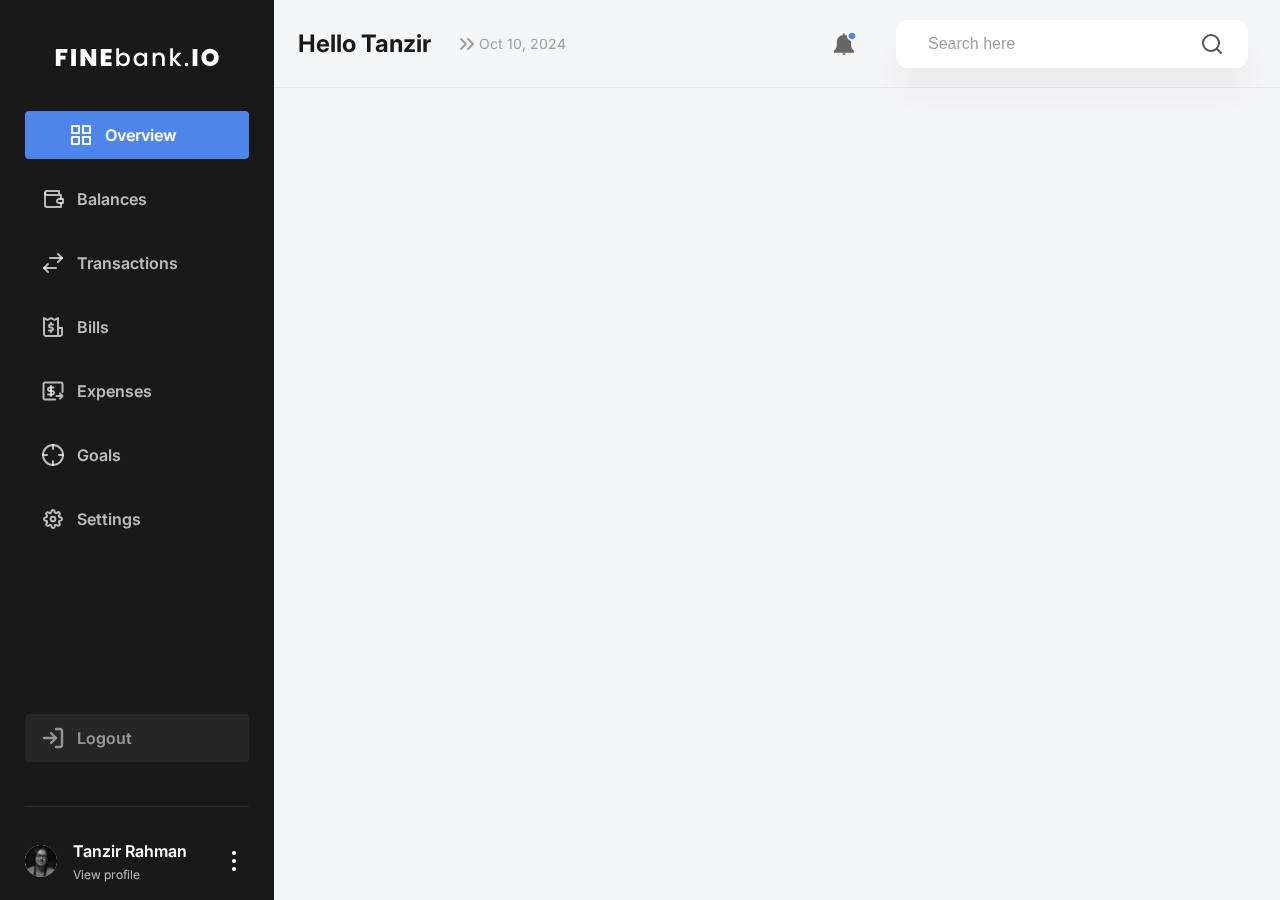
<file: templates/index.html>
<!DOCTYPE html>
<html lang="en">
<head>
    <meta charset="UTF-8">
    <title>FINEbank</title>
    <link rel="preconnect" href="https://fonts.googleapis.com">
    <link rel="preconnect" href="https://fonts.gstatic.com" crossorigin>
    <link href="https://fonts.googleapis.com/css2?family=Inter:ital,opsz,wght@0,14..32,100..900;1,14..32,100..900&display=swap" rel="stylesheet">
    <link rel="stylesheet" href="../static/main.css">
    <script src="../static/main.js"></script>
</head>
<body>
    <nav>
        <div class="side_bar">
            <img class="logo" src="../media/icons/FINEbankIO.svg">

            <div class="menu">
                <div class="menu_item overview" id="overview" onclick="addActiveClass('overview')">
                    <img class="menu_item_icon overview_icon" src="../media/icons/Overview.svg">
                    <p>Overview</p>
                </div>
                <div class="menu_item balances" id="balances" onclick="addActiveClass('balances')">
                    <img class="menu_item_icon balances_icon" src="../media/icons/wallet.svg">
                    <p>Balances</p>
                </div>
                <div class="menu_item transactions" id="transactions" onclick="addActiveClass('transactions')">
                    <img class="menu_item_icon transactions_icon" src="../media/icons/Transaction.svg">
                    <p>Transactions</p>
                </div>
                <div class="menu_item bills" id="bills" onclick="addActiveClass('bills')">
                    <img class="menu_item_icon bills_icon" src="../media/icons/Bill.svg">
                    <p>Bills</p>
                </div>
                <div class="menu_item expenses" id="expenses" onclick="addActiveClass('expenses')">
                    <img class="menu_item_icon expenses_icon" src="../media/icons/Expencces.svg">
                    <p>Expenses</p>
                </div>
                <div class="menu_item goals" id="goals" onclick="addActiveClass('goals')">
                    <img class="menu_item_icon goals_icon" src="../media/icons/Goal.svg">
                    <p>Goals</p>
                </div>
                <div class="menu_item settings" id="settings" onclick="addActiveClass('settings')">
                    <img class="menu_item_icon settings_icon" src="../media/icons/Settings.svg">
                    <p>Settings</p>
                </div>
            </div>

            <div class="account_menu">
                <div class="menu_item logout">
                    <img class="menu_item_icon logout_icon" src="../media/icons/Logout.svg">
                    <p>Logout</p>
                </div>
                <div class="profile">
                    <img class="profile_img" src="../media/img/profile_photo.jpeg">
                    <div class="profile_text">
                        <p class="profile_name">Tanzir Rahman</p>
                        <a class="view_profile">View profile</a>
                    </div>
                    <div class="profile_more_icon_wrapper">
                        <img class="profile_more_icon" src="../media/icons/More.svg">
                    </div>
                </div>
            </div>
        </div>
        <div class="header">
            <div class="header_text_block">
                <p class="hello_phrase">Hello Tanzir</p>
                <img class="header_date_icon" src="../media/icons/Date.svg">
                <p class="header_date">Oct 10, 2024</p>
            </div>
            <div class="header_search_block">
                <img class="header_notification_icon" src="../media/icons/Notification_yes.svg">
                <div class="search_wrapper">
                    <input class="search_string" placeholder="Search here">
                    <img class="search_icon" src="../media/icons/Search.svg">
                </div>
            </div>
        </div>
        <!-- <main class="container">
            <h4>Total Balance</h4>
        </main> -->
    </nav>
</body>
</html>
</file>
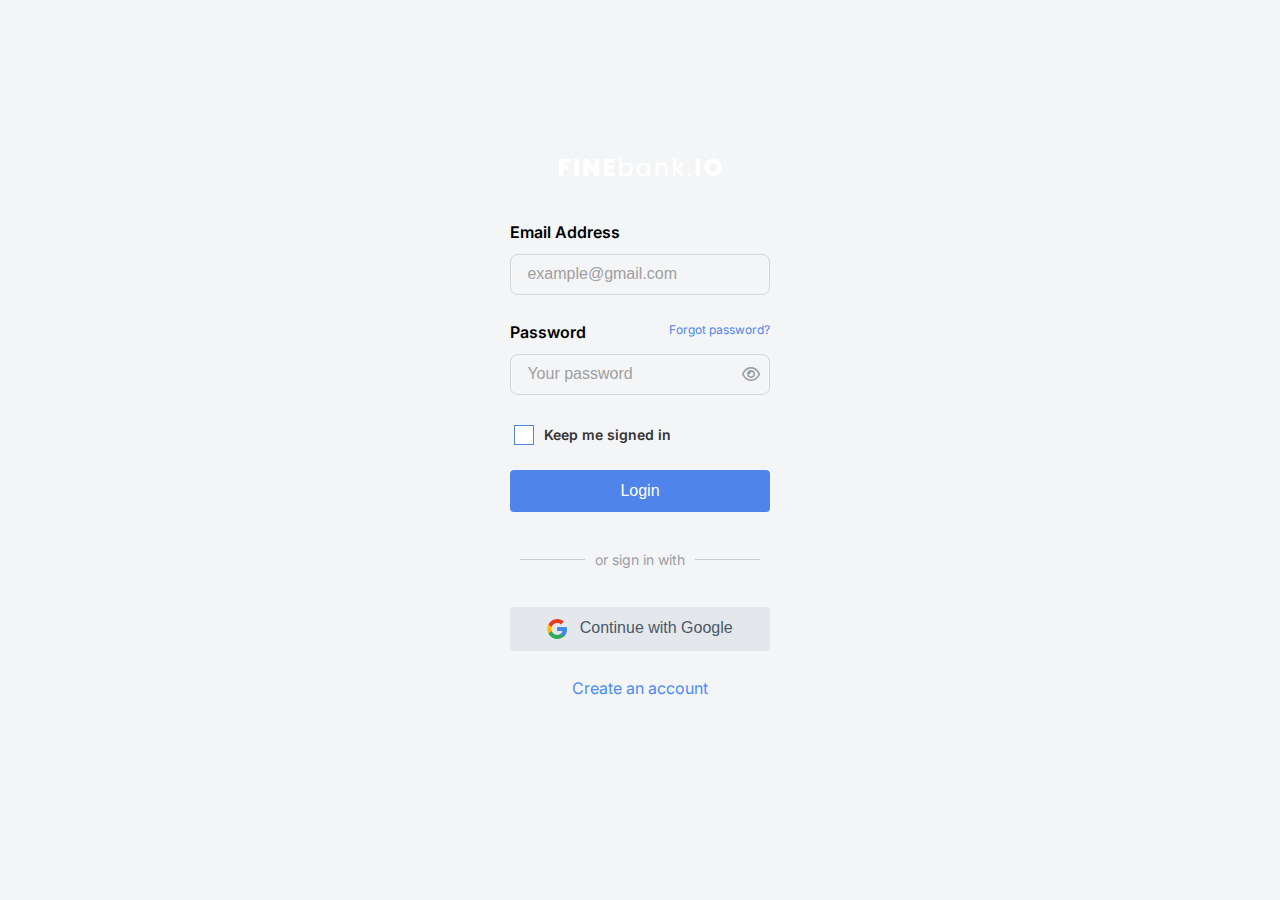
<file: templates/login.html>
<!DOCTYPE html>
<html lang="en">
<head>
    <meta charset="UTF-8">
    <title>FINEbank</title>
    <link rel="preconnect" href="https://fonts.googleapis.com">
    <link rel="preconnect" href="https://fonts.gstatic.com" crossorigin>
    <link href="https://fonts.googleapis.com/css2?family=Inter:ital,opsz,wght@0,14..32,100..900;1,14..32,100..900&display=swap" rel="stylesheet">
    <link rel="stylesheet" href="../static/main.css">

    <link rel="stylesheet" href="https://cdnjs.cloudflare.com/ajax/libs/font-awesome/6.0.0-beta3/css/all.min.css">
</head>
<body>
    <div class="center">
        <img src="../media/icons/FINEbank.IO.svg" alt="Logo">

        <form action="">
            <div class="input_group">
                <label>Email Address</label>
                <input type="email" name="email" placeholder="example@gmail.com">
            </div>
            <div class="input_group">
                <div class="input_header">
                    <label>Password</label>
                    <a href="reset.html">Forgot password?</a>
                </div>
                <div class="password_container">
                    <input type="password" id="password" name="password" placeholder="Your password">
                    <span class="toggle_password" onclick="togglePasswordVisibility()">
                        <i id="eyeIcon" class="fa-regular fa-eye"></i>
                    </span>
                </div>
            </div>

            <div class="full_width">
                <div class="checkbox_container">
                    <input type="checkbox" id="customCheckbox">
                    <label for="customCheckbox">Keep me signed in</label>
                </div>

                <button class="button" type="submit">Login</button>
            </div>

            <div class="divider">
                <span>or sign in with</span>
            </div>

            <button class="button btn_gray" type="submit">
                <img src="../media/icons/Google.svg" alt="Google" class="btn-icon">
                Continue with Google
            </button>           
            
            <div class="text-with-link">
                <a href="registration.html">Create an account</a>
            </div>
        </form>        
    </div>
    
    <script src="../static/password-eye.js"></script>
</body>
</html>
</file>
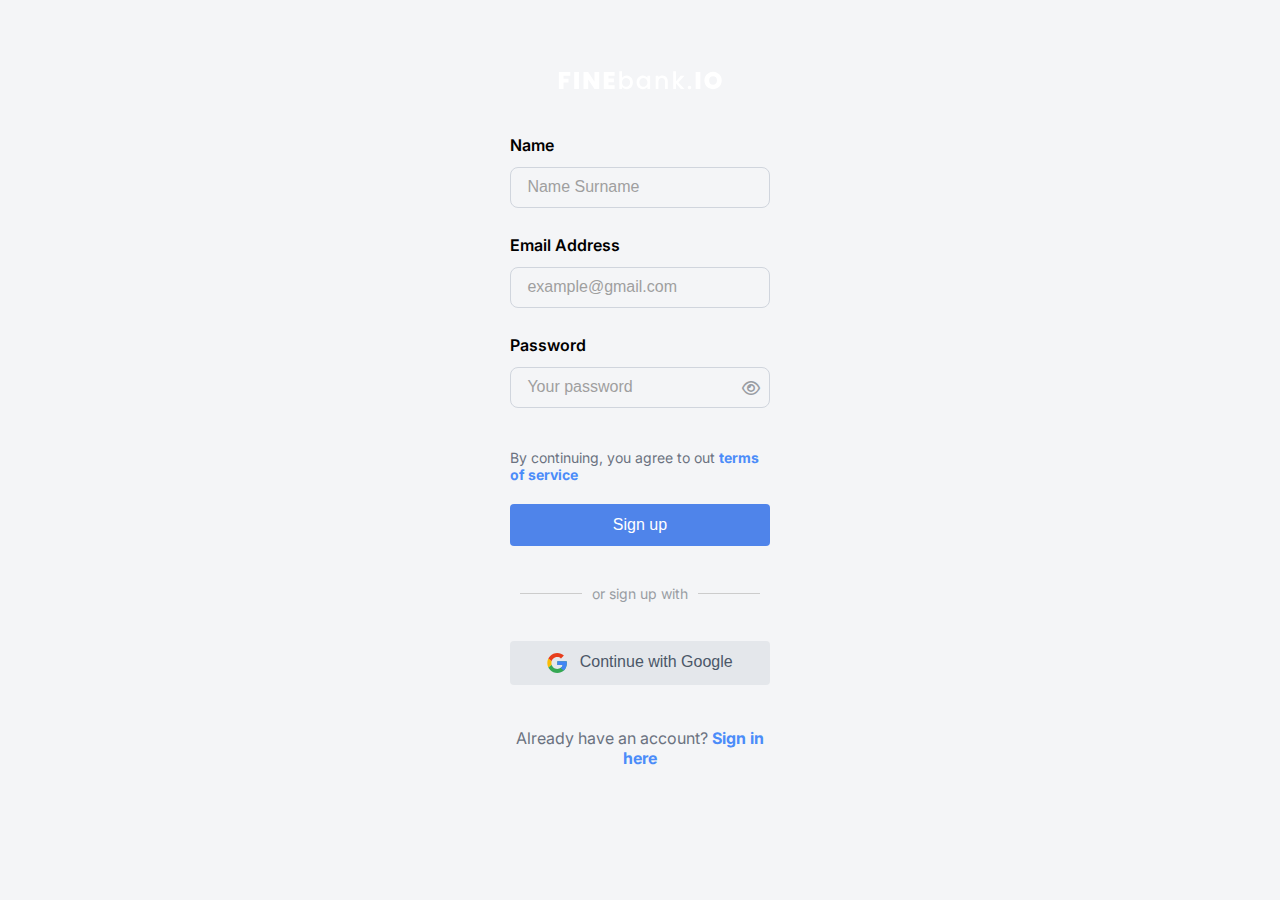
<file: templates/registration.html>
<!DOCTYPE html>
<html lang="en">
<head>
    <meta charset="UTF-8">
    <title>FINEbank</title>
    <link rel="preconnect" href="https://fonts.googleapis.com">
    <link rel="preconnect" href="https://fonts.gstatic.com" crossorigin>
    <link href="https://fonts.googleapis.com/css2?family=Inter:ital,opsz,wght@0,14..32,100..900;1,14..32,100..900&display=swap" rel="stylesheet">
    <link rel="stylesheet" href="../static/main.css">

    <link rel="stylesheet" href="https://cdnjs.cloudflare.com/ajax/libs/font-awesome/6.0.0-beta3/css/all.min.css">
</head>
<body>
    <div class="center">
        <img src="../media/icons/FINEbank.IO.svg" alt="Logo">

        <form action="">
            <div class="input_group">
                <label>Name</label>
                <input type="text" name="name" placeholder="Name Surname">
            </div>
            <div class="input_group">
                <label>Email Address</label>
                <input type="email" name="email" placeholder="example@gmail.com">
            </div>
            <div class="input_group">
                <label>Password</label>
                <div class="password_container">
                    <input type="password" id="password" name="password" placeholder="Your password">
                    <span class="toggle_password" onclick="togglePasswordVisibility()">
                        <i id="eyeIcon" class="fa-regular fa-eye"></i>
                    </span>
                </div>
            </div>

            <div class="full_width">
                <div class="text-with-link text-small">
                    <p>By continuing, you agree to out <a href="#" class="text-bold">terms of service</a></p>
                </div>

                <button class="button" type="submit">Sign up</button>
            </div>

            <div class="divider">
                <span>or sign up with</span>
            </div>

            <button class="button btn_gray" type="submit">
                <img src="../media/icons/Google.svg" alt="Google" class="btn-icon">
                Continue with Google
            </button>           
            
            <div class="text-with-link">
                <p>Already have an account? <a href="login.html" class="text-bold">Sign in here</a></p>
            </div>
        </form>        
    </div>
    
    <script src="../static/password-eye.js"></script>
</body>
</html>
</file>
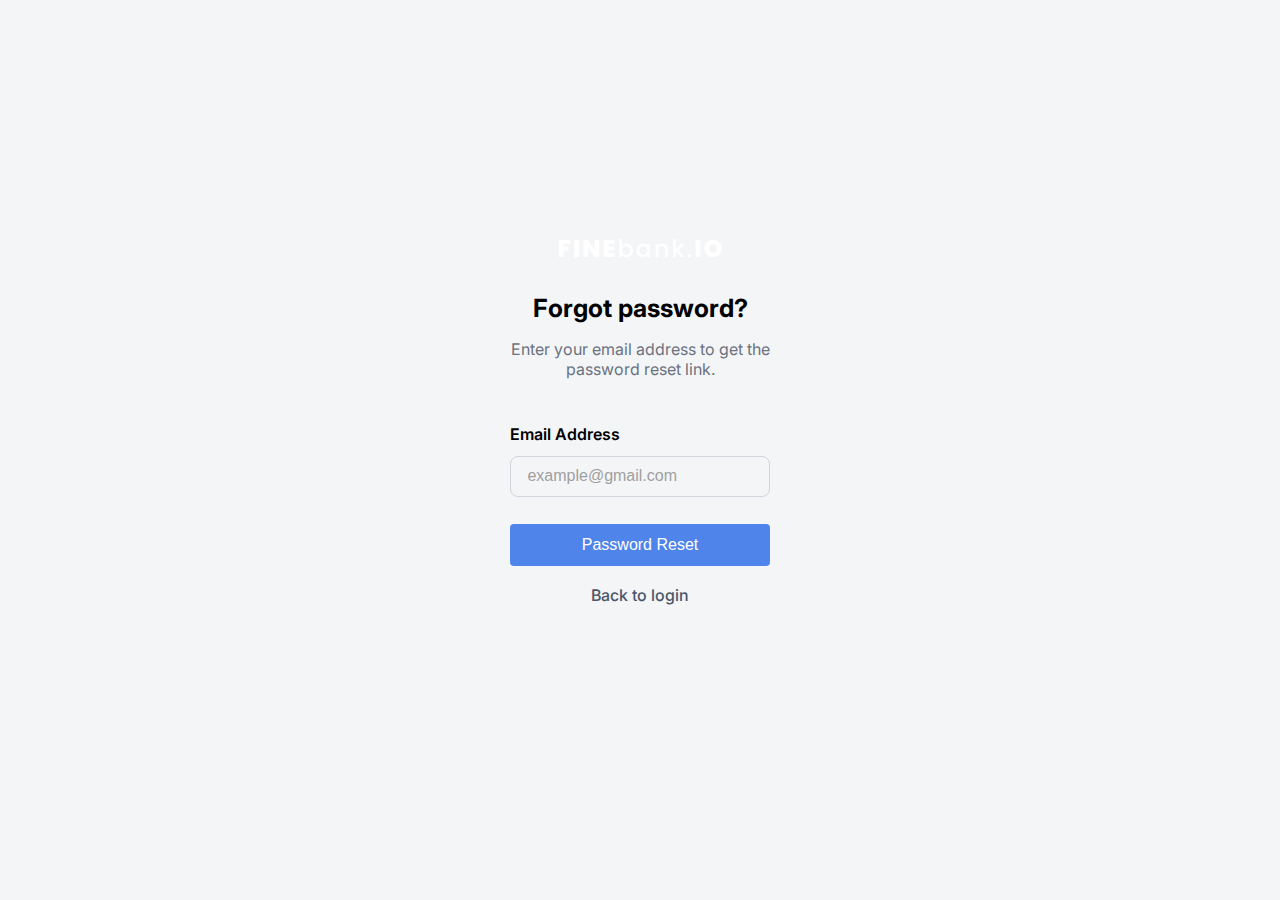
<file: templates/reset.html>
<!DOCTYPE html>
<html lang="en">
<head>
    <meta charset="UTF-8">
    <title>FINEbank</title>
    <link rel="preconnect" href="https://fonts.googleapis.com">
    <link rel="preconnect" href="https://fonts.gstatic.com" crossorigin>
    <link href="https://fonts.googleapis.com/css2?family=Inter:ital,opsz,wght@0,14..32,100..900;1,14..32,100..900&display=swap" rel="stylesheet">
    <link rel="stylesheet" href="../static/main.css">

    <link rel="stylesheet" href="https://cdnjs.cloudflare.com/ajax/libs/font-awesome/6.0.0-beta3/css/all.min.css">
</head>
<body>
    <div class="center">
        <img src="../media/icons/FINEbank.IO.svg" alt="Logo">

        <h2 class="title">Forgot password?</h2>
        <p class="description">
            Enter your email address to get the<br>
            password reset link.
        </p>

        <form action="">
            <div class="input_group">
                <label>Email Address</label>
                <input type="email" name="email" placeholder="example@gmail.com">
            </div>

            <div class="full_width">
                <button class="button" type="submit">Password Reset</button>
                <a href="login.html" class="button btn-transparent">Back to login</a>
            </div>
        </form>        
    </div>
</body>
</html>
</file>
<file: static/main.css>
/* ГЛОБАЛЬНЫЕ СТИЛИ */

* {
    box-sizing: border-box;
}

body {
    display: flex;
    font-family: Inter;
    margin: 0;
    background: rgb(244, 245, 247);
}

/* БОКОВАЯ ПАНЕЛЬ */

/* общее */

nav {
    display: flex;
    position: fixed;
    width: 100%;
}

.side_bar {
    background: #191919;
    width: 280px;
    height: 100%;
    text-align: center;
    padding: 0 25px;
}

/* лого */

.logo {
    margin-top: 48px;
    margin-bottom: 40px;
}

/* меню */

.menu_item {
    display: flex;
    align-items: center;
    width: 224px;
    height: 48px;
    margin: 16px auto 0 auto;
    border-radius: 4px;
    cursor: pointer;
    transition: 0.2s;
    -webkit-transition: 0.2s;
    -moz-transition: 0.2s;
    -ms-transition: 0.2s;
    -o-transition: 0.2s;
}

.menu_item:hover {
    background: rgba(255, 255, 255, 0.08);
    opacity: 0.75;
    transition: 150ms all;
}

.menu_item_icon {
    width: 24px;
    height: 24px;
    margin-right: 12px;
    margin-left: 16px;
    transition: 0.2s;
    -webkit-transition: 0.2s;
    -moz-transition: 0.2s;
    -ms-transition: 0.2s;
    -o-transition: 0.2s;
}

.menu_item p {
    color: rgba(255, 255, 255);
    font-size: 16px;
    font-weight: 600;
    line-height: 24px;
    opacity: 0.7;
}

.overview {
    margin-top: 0;
}

.active {
    background: rgb(79, 132, 234);
    width: 100%;
    border-radius: 4px;
    -webkit-border-radius: 4px;
    -moz-border-radius: 4px;
    -ms-border-radius: 4px;
    -o-border-radius: 4px;
    transition: 150ms all;
    -webkit-transition: 150ms all;
    -moz-transition: 150ms all;
    -ms-transition: 150ms all;
    -o-transition: 150ms all;
}

.active img {
    margin-left: 44px;
    opacity: 1;
}

.active p {
    opacity: 1;
}

/* меню аккаунта */

.account_menu {
    margin-top: 19vh;
}

.logout {
    border-radius: 4px;
    background: rgba(255, 255, 255, 0.08);
    opacity: 0.75;
}

.logout:hover {
    background: #191919;
    transition: 150ms all;
}

.logout_icon{
    opacity: 0.7;
    margin-top: 0;
    margin-left: 16px;
}

.profile {
    display: flex;
    align-items: center;
    margin: 44px auto 0 auto;
    width: 224px;
    padding: 32px 0 32px 0;
    border-top: 1px solid rgba(255, 255, 255, 0.08);
    margin-bottom: 48px;
}

.profile_img {
    border-radius: 50px;
    width: 32px;
    height: 32px;
    cursor: pointer;
}

.profile_text {
    text-align: left;
    margin-left: 16px;
    margin-right: 32px;
    cursor: pointer;
}

.profile_name {
    color: rgb(255, 255, 255);
    font-size: 16px;
    font-weight: 600;
    line-height: 24px;
    margin: 0;
    cursor: pointer;
}

.view_profile {
    text-decoration: none;
    color: rgba(255, 255, 255, 0.7);
    font-family: Inter;
    font-size: 12px;
    font-weight: 400;
    line-height: 16px;
}

.profile_more_icon_wrapper {
    display: flex;
    width: 30px;
    height: 30px;
    justify-content: center;
    border-radius: 30px;
    align-items: center;
    cursor: pointer;
}

.profile_more_icon_wrapper:active {
    background: rgba(255, 255, 255, 0.08);
    transition: 50ms all;
}

.profile_more_icon {
    width: 4px;
    height: 20px;
    cursor: pointer;
}

/* ШАПКА */

/* общее */

.header {
    display: flex;
    width: 100%;
    height: 88px;
    border-bottom: 1px solid rgb(232, 232, 232);
    align-items: center;
    justify-content: space-between;
}

/* текстовый блок */

.header_text_block {
    display: flex;
    align-items: center;
}

.hello_phrase {
    color: rgb(25, 25, 25);
    font-size: 24px;
    font-weight: 700;
    text-align: left;
    margin: 0 0 0 24px;
}

.header_date_icon {
    width: 24px;
    height: 24px;
    margin-left: 24px;
}

.header_date {
    color: rgb(159, 159, 159);
    font-size: 14px;
    font-weight: 400;
    text-align: left;
    margin: 0;
}

/* поисковой блок */

.header_search_block {
    display: flex;
    align-items: center;
}

.header_notification_icon {
    width: 24px;
    height: 24px;
    margin-left: 245px;
    cursor: pointer;
}

.search_string {
    margin-left: 40px;
    margin-right: 32px;
    width: 352px;
    height: 48px;
    border-radius: 12px;
    box-shadow: 0px 26px 26px 0px rgba(106, 22, 58, 0.04);
    background: rgb(255, 255, 255);
    border: none;
    outline: none;
    padding-left: 32px;
    padding-right: 50px;
    color: rgb(25, 25, 25);
    font-size: 16px;
    font-weight: 400;
    text-align: left;
}

::placeholder {
    color: rgb(159, 159, 159);
    font-size: 16px;
    font-weight: 400;
    text-align: left;
}

.search_wrapper {
   display: flex;
   align-items: center;
}

.search_icon {
    position: absolute;
    right: 56px;
    cursor: pointer;
}

/* форма + инпуты */

.center {
    width: 45%;
    height: 100vh;
    margin: 0 auto;
    display: flex;
    flex-direction: column;
    justify-content: center;
    align-items: center;
}

form {
    display: flex;
    flex-direction: column;
    justify-content: start;
    margin: 45px 0;
    width: 45%;
    gap: 27px;
}

.input_group {
    display: flex;
    flex-direction: column;
    gap: 12px;
}

.input_header {
    display: flex;
    justify-content: space-between;
}

.input_header a {
    font-size: 12px;
    color: #4F84EA;
    text-decoration: none;
}

label {
    font-weight: 600;
}

input {
    background-color: transparent;
    border: solid 1px #D0D5DD;
    padding: 12px 16px;
    outline: none;
    border-radius: 8px;
    -webkit-border-radius: 8px;
    -moz-border-radius: 8px;
    -ms-border-radius: 8px;
    -o-border-radius: 8px;
    transition: 0.1s;
    -webkit-transition: 0.1s;
    -moz-transition: 0.1s;
    -ms-transition: 0.1s;
    -o-transition: 0.1s;
}

input:focus {
    border: solid 1px #4B5768; /* Колір кордону при фокусуванні */
}


.password_container {
    position: relative;
    width: 100%;
}

.password_container input {
    width: 100%;
    padding-right: 40px; /* Відступ для іконки */
}

.toggle_password {
    position: absolute;
    right: 10px;
    top: 50%;
    transform: translateY(-50%);
    cursor: pointer;
}

#eyeIcon {
    color: #999DA3;
}

.checkbox_container {
    display: flex;
    align-items: center;
    margin-bottom: 15px;
}

.checkbox_container input[type="checkbox"] {
    width: 20px;
    height: 20px;
    margin-right: 10px;
    cursor: pointer;
    appearance: none;
    border: 1px solid #4F84EA;
    position: relative;
    background-color: #fff;
    outline: none;
    padding: 0;
    border-radius: 0;
    -webkit-border-radius: 0;
    -moz-border-radius: 0;
    -ms-border-radius: 0;
    -o-border-radius: 0;
    transition: background-color 0.1s, border-color 0.1s;
    -webkit-transition: background-color 0.1s, border-color 0.1s;
    -moz-transition: background-color 0.1s, border-color 0.1s;
    -ms-transition: background-color 0.1s, border-color 0.1s;
    -o-transition: background-color 0.1s, border-color 0.1s;
}

.checkbox_container input[type="checkbox"]:checked {
    background-color: #4F84EA;
    border-color: #4F84EA;
}

.checkbox_container input[type="checkbox"]:checked::after {
    content: url('../media/icons/Shape.svg');
    color: white;
    position: absolute;
    top: 2px;
}

.checkbox_container label {
    user-select: none;
    font-size: 14px;
    color: #333;
    cursor: pointer;
}

.button {
    cursor: pointer;
    background-color: #4F84EA;
    text-align: center;
    outline: none;
    padding: 12px 25px;
    text-decoration: none;
    font-weight: 500;
    font-size: 16px;
    border: none;
    color: white;
    border-radius: 4px;
    -webkit-border-radius: 4px;
    -moz-border-radius: 4px;
    -ms-border-radius: 4px;
    -o-border-radius: 4px;
    transition: 0.2s;
    -webkit-transition: 0.2s;
    -moz-transition: 0.2s;
    -ms-transition: 0.2s;
    -o-transition: 0.2s;
}
.button:hover {
    background-color: #699eff;
}

.btn_gray {
    background-color: #E4E7EB;
    color: #4B5768;
}
.btn_gray:hover {
    background-color: #d3d6db;
}

.btn-icon {
    width: 20px; /* Встановіть потрібний розмір */
    height: 20px; /* Встановіть потрібний розмір */
    margin-right: 8px; /* Відступ між іконкою та текстом */
    vertical-align: middle; /* Вирівнювання по центру */
}

.btn-transparent {
    background-color: transparent;
    color: #4B5768;
}
.btn-transparent:hover {
    background-color: #d9dee6;
}

.full_width {
    display: flex;
    flex-direction: column;
    gap: 7px;
}

.divider {
    display: flex;
    align-items: center;
    text-align: center;
    margin: 12px 0;
}

.divider::before, 
.divider::after {
    content: '';
    flex: 1;
    border-bottom: 1px solid #ccc;
    margin: 0 10px;
}

.divider span {
    color: #999DA3;
    font-size: 14px;
}

.text-with-link {
    font-size: 16px;
    text-align: center; /* Центруємо текст */
    /* margin-top: 20px; */ /* Відступ зверху */
}

.text-with-link p {
    color: #6B7280; /* Колір тексту */
}

.text-with-link a {
    color: #4B8CF9; /* Колір посилання */
    text-decoration: none; /* Без підкреслення */
}

.text-with-link a:hover {
    text-decoration: underline; /* Підкреслення при наведенні */
}

.title {
    font-size: 25px;
    font-weight: bold;
    text-align: center;
    margin: 35px 0 0;
}

.description {
    text-align: center;
    color: #6B7280;
    margin-bottom: 0;
}

.text-bold {
    font-weight: bold;
}

.text-small {
    font-size: 14px;
    text-align: left;
}

main {
    margin: 95px 0 0 299px;
    width: 83%;
    z-index: 2;
}

h4 {
    color: #878787;
    font-size: 22px;
    font-weight: 300;
}

/* Карточки */

.cards {
    display: flex;
    justify-content: space-between;
    align-items: center;
    width: 100%;
}

.card {
    display: flex;
    flex-direction: column;
    gap: 8px;
    width: 32.5%;
}

.card__content {
    background-color: white;
    padding: 20px 24px;
    box-shadow: 0 20px 25px #4c676417;
    border-radius: 8px;
    -webkit-border-radius: 8px;
    -moz-border-radius: 8px;
    -ms-border-radius: 8px;
    -o-border-radius: 8px;
}

.card__header {
    display: flex;
    justify-content: space-between;
    align-items: center;
    padding-bottom: 12px;
    margin-bottom: 12px;
    border-bottom: solid 1px #F3F3F3;
}

.card__header h3 {
    font-size: 22px;
}

.card__info {
    background-color: #4F84EA;
    padding: 16px;
    color: white;
    display: flex;
    justify-content: space-between;
    margin-bottom: 20px;
    border-radius: 4px;
    -webkit-border-radius: 4px;
    -moz-border-radius: 4px;
    -ms-border-radius: 4px;
    -o-border-radius: 4px;
}

.card__info-type {
    color: rgba(255, 255, 255, 0.7);
    font-size: 14px;
    margin-bottom: 7px;
}

.card__info-main h5 {
    font-size: 19px;
    font-weight: 600;
    margin: 7px 0;
}

.card__info-second {
    text-align: right;
}

.card__info-second-sum {
    display: flex;
    align-items: center;
    gap: 12px;
    font-size: 19px;
    font-weight: 600;
}

.card__info-second-button {
    padding: 4px;
    background-color: white;
    height: fit-content;
    display: flex;
    align-items: center;
    border-radius: 50%;
    -webkit-border-radius: 50%;
    -moz-border-radius: 50%;
    -ms-border-radius: 50%;
    -o-border-radius: 50%;
}

.card__info-number {
    margin: 0;
    color: rgba(255, 255, 255, 0.7);
}

.link {
    color: #525256;
    text-decoration: none;
}

/* Пагинация */

.pagination {
    width: 100%;
    display: flex;
    justify-content: space-between;
    align-items: center;
}

.pagination__left {
    display: flex;
    gap: 10px;
    cursor: pointer;
    align-items: center;
}

.pagination__right {
    display: flex;
    gap: 10px;
    cursor: pointer;
    align-items: center;
}

.pagination .dissable {
    color: #D1D1D1;
}

.pagination__circles {
    display: flex;
    gap: 8px;
    cursor: pointer;
}

.pagination__circles-item {
    height: 8px;
    width: 8px;
    background-color: #D1D1D1;
    display: flex;
    border-radius: 50%;
    -webkit-border-radius: 50%;
    -moz-border-radius: 50%;
    -ms-border-radius: 50%;
    -o-border-radius: 50%;
    transition: 0.2s;
    -webkit-transition: 0.2s;
    -moz-transition: 0.2s;
    -ms-transition: 0.2s;
    -o-transition: 0.2s;
}

.pagination__circles .active {
    background-color: #4F84EA;
}

.pagination__circles-item:hover {
    background-color: #4F84EA;
}
</file>
